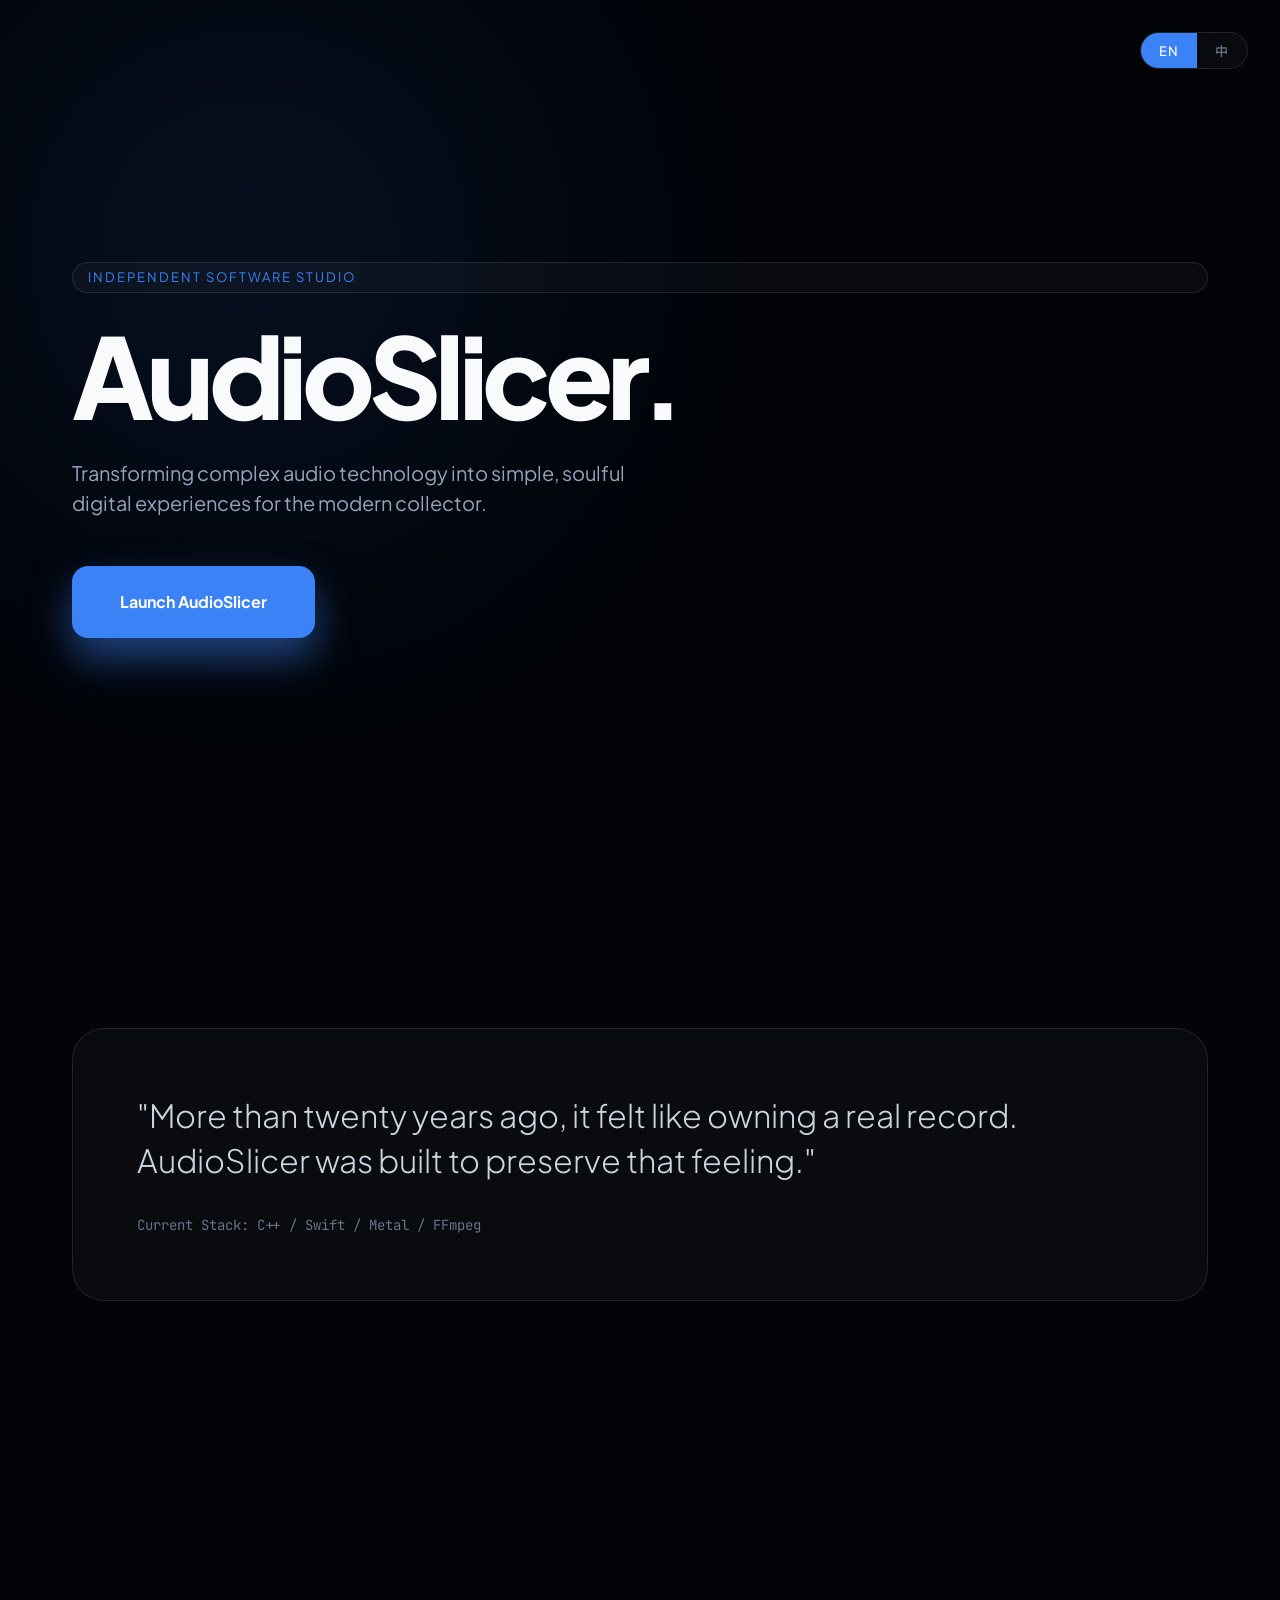
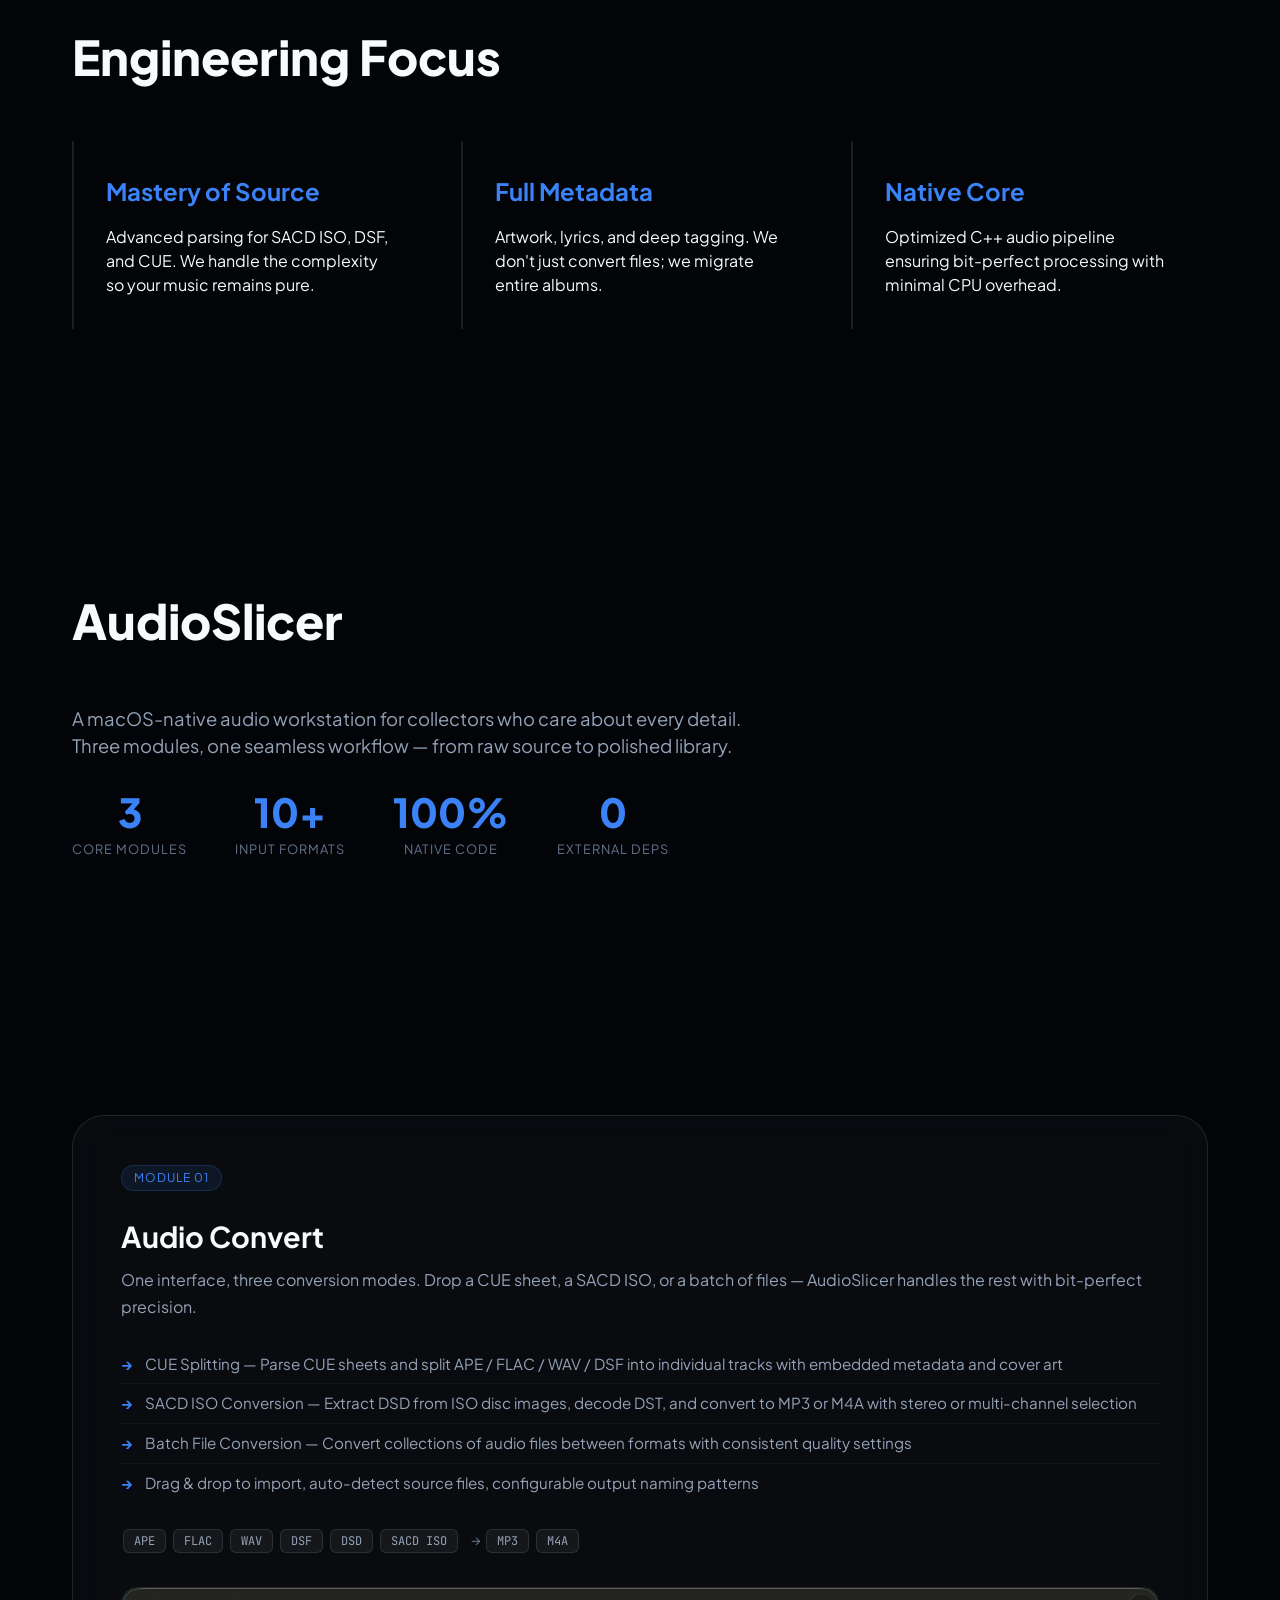
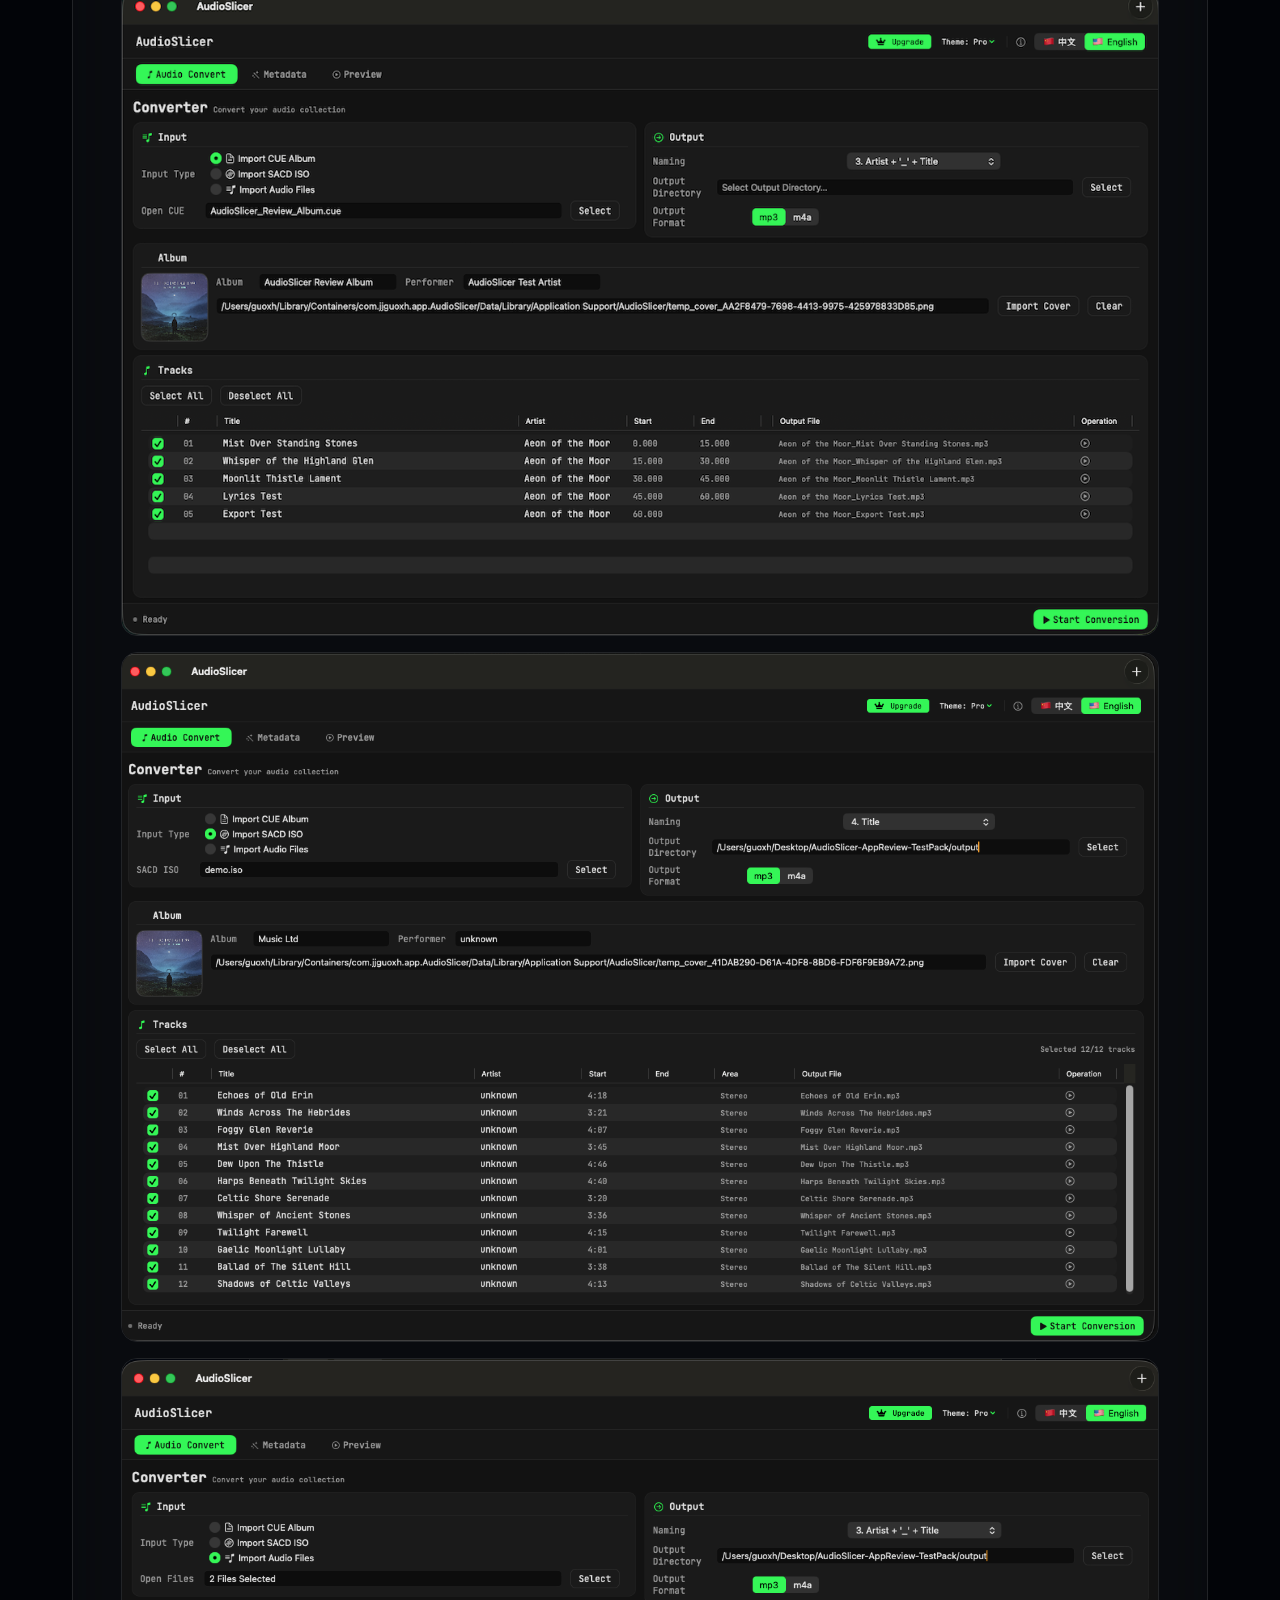
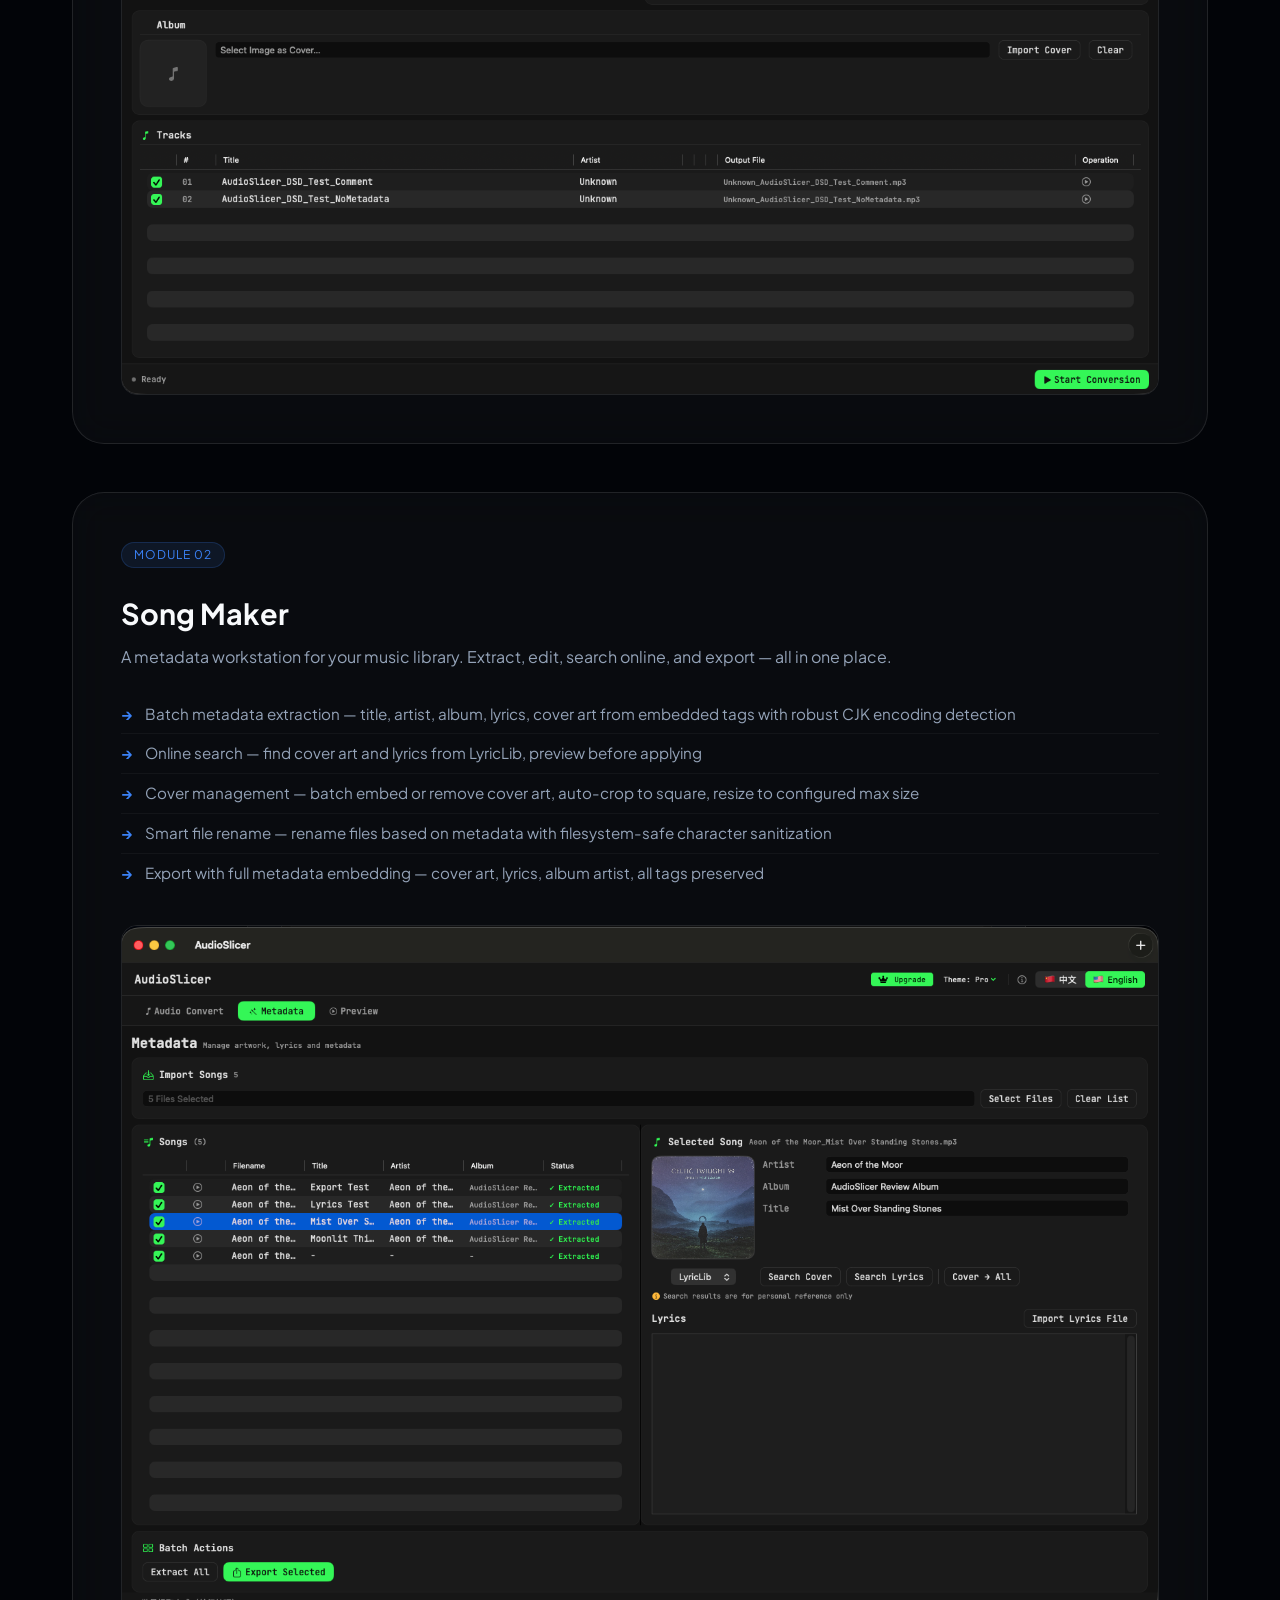
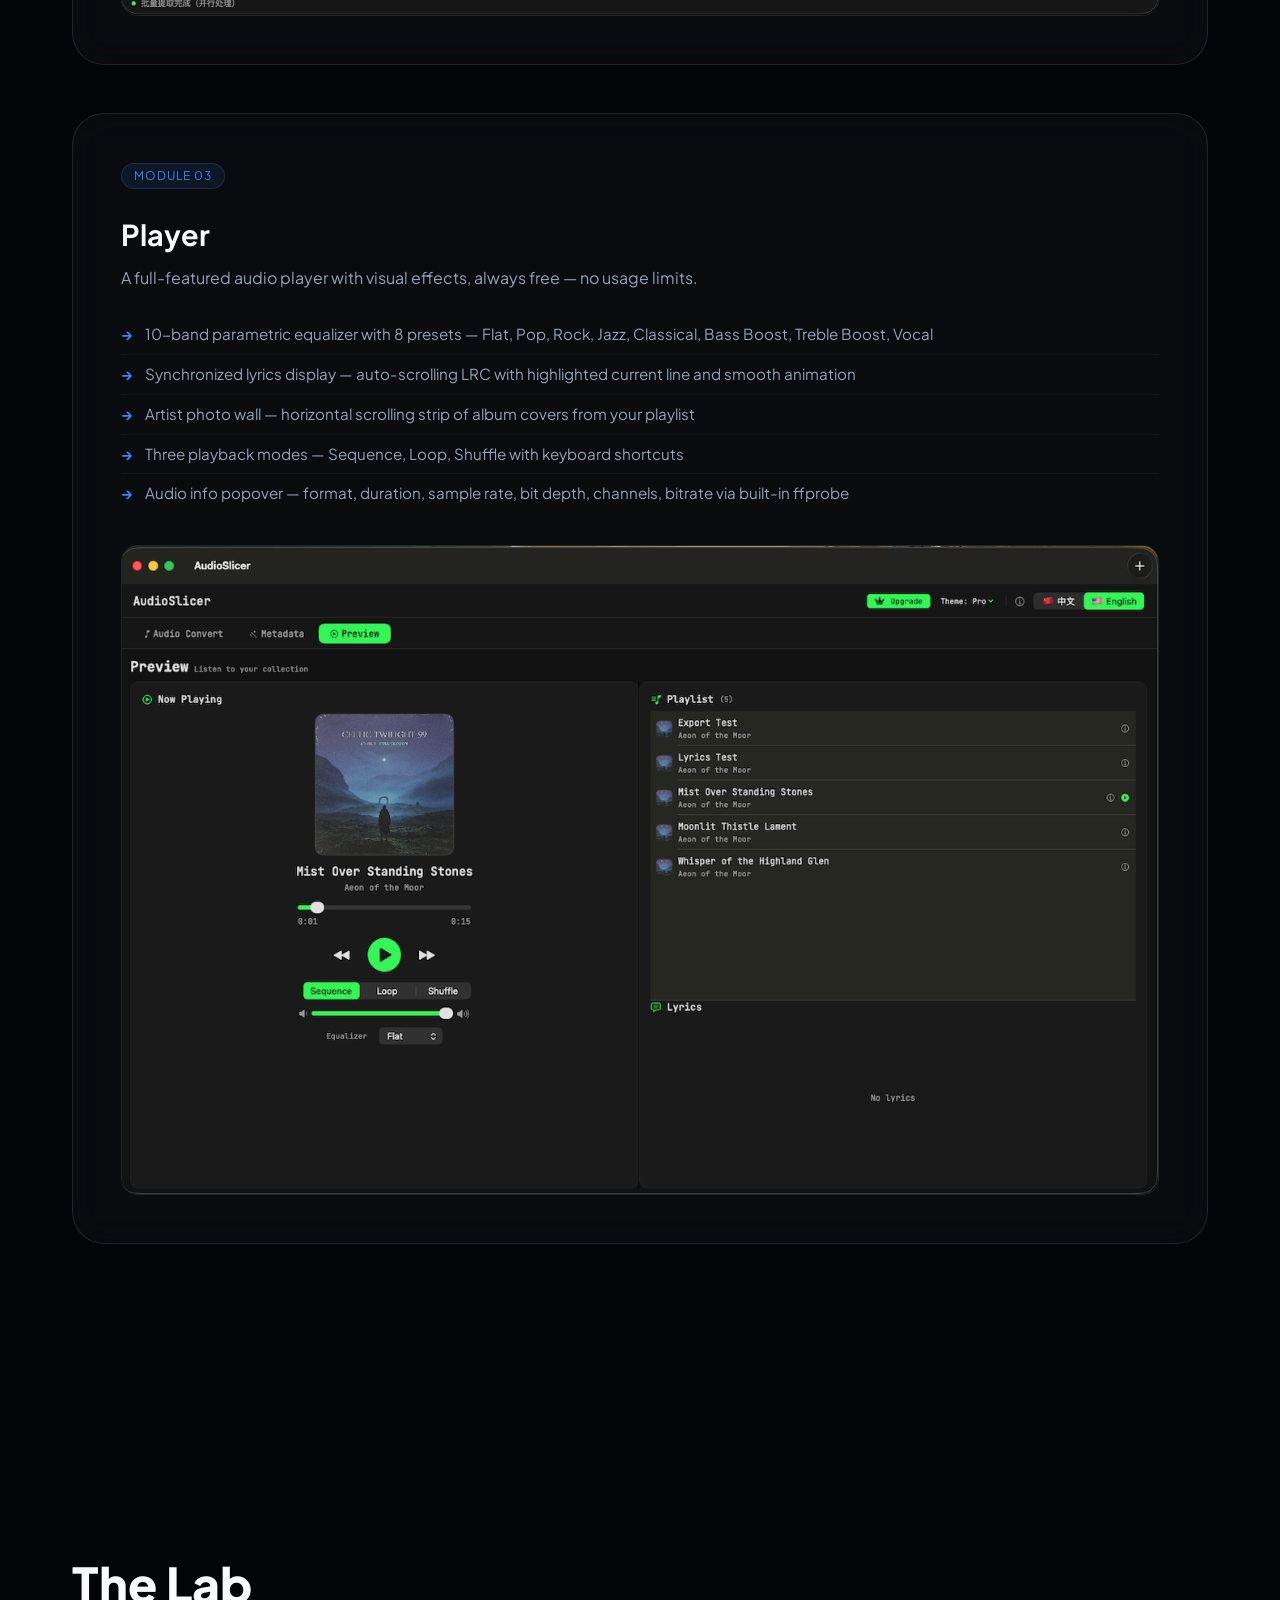
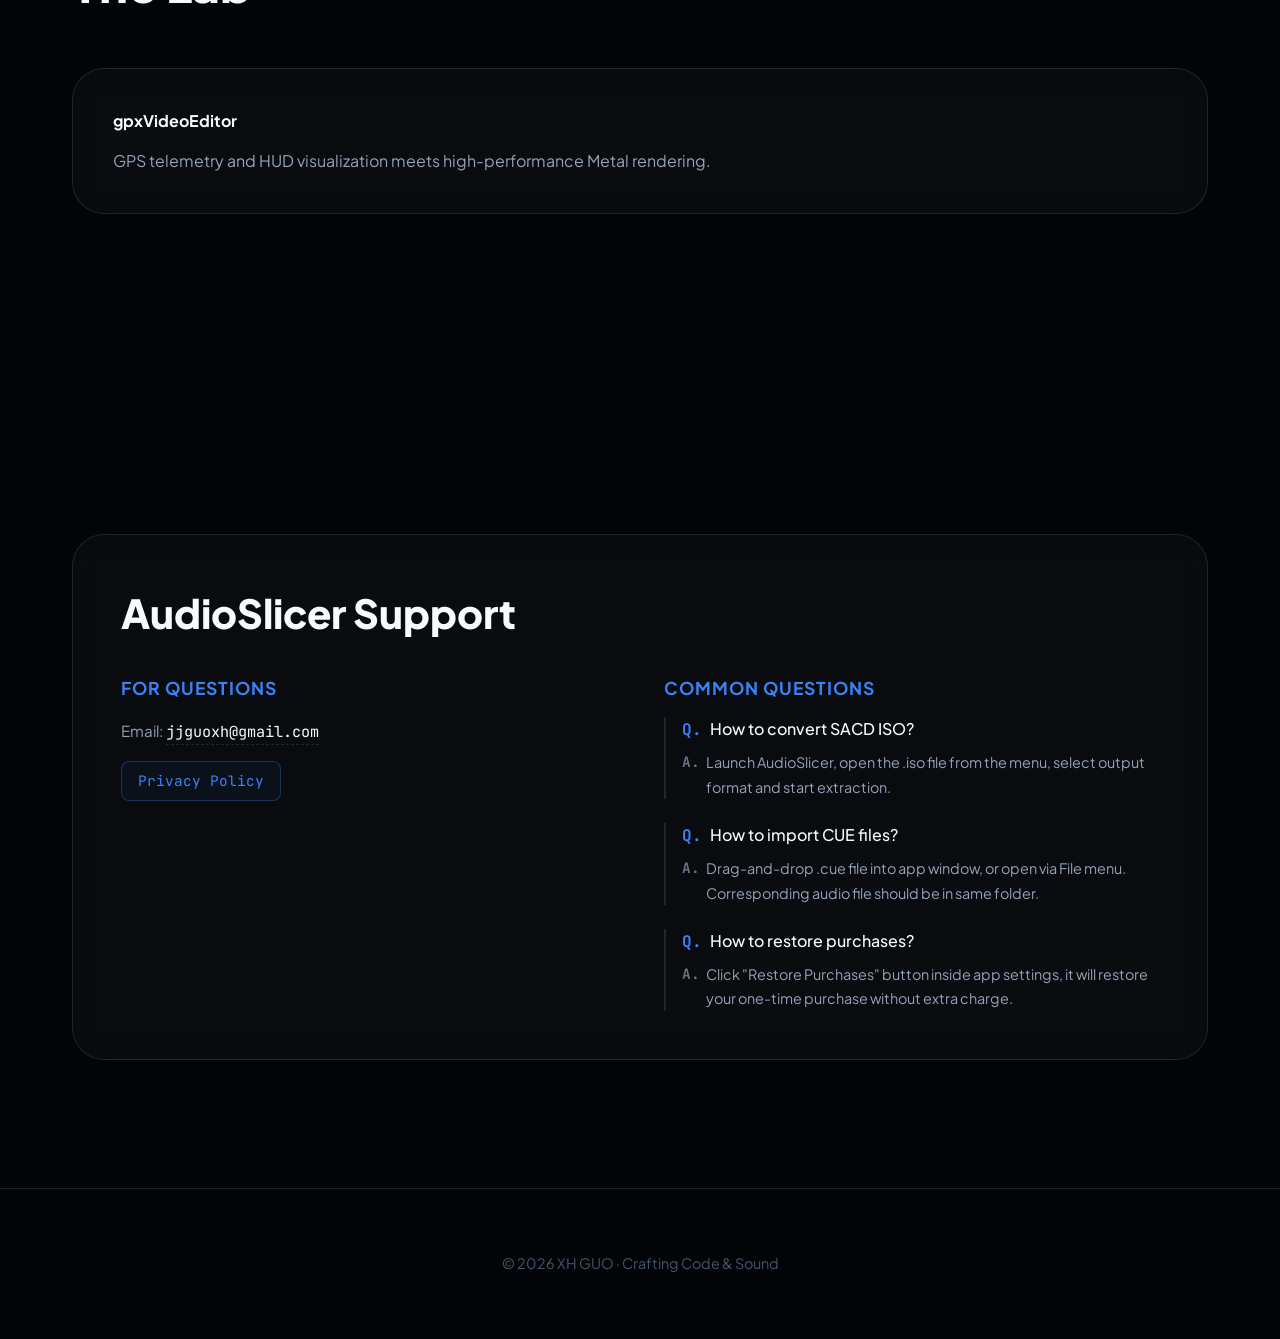
<file: index.html>
<!DOCTYPE html>
<html lang="en">
<head>
    <meta charset="UTF-8">
    <meta name="viewport" content="width=device-width, initial-scale=1.0">
    <title>AudioSlicer | macOS Native Audio Converter & Music Workstation</title>
    <meta name="description" content="AudioSlicer is a native macOS audio tool for music collectors. CUE splitting, SACD‑ISO DSD extraction, metadata editing, audio player. Process FLAC, APE, DSF, SACD‑ISO, output MP3 / M4A.">
    <meta name="keywords" content="macOS audio converter, CUE splitter, SACD ISO extract DSD, DSF, FLAC APE split, music metadata editor, mac audio player, lossless audio">
    <meta name="robots" content="index,follow">
    <link rel="canonical" href="https://audioslicer.jjguoxh.workers.dev">

    <!-- Open Graph / Social Preview -->
    <meta property="og:type" content="website">
    <meta property="og:url" content="https://audioslicer.jjguoxh.workers.dev">
    <meta property="og:title" content="AudioSlicer | macOS Native Audio Workstation">
    <meta property="og:description" content="Native macOS app for lossless audio: CUE split, SACD‑ISO DSD extract, metadata editor, built‑in player for music collectors.">
    <meta property="og:site_name" content="AudioSlicer">

    <!-- X / Twitter Card -->
    <meta name="twitter:card" content="summary_large_image">
    <meta name="twitter:title" content="AudioSlicer | macOS Native Audio Workstation">
    <meta name="twitter:description" content="Native macOS app for lossless audio: CUE split, SACD‑ISO DSD extract, metadata editor, built‑in player for music collectors.">

    <link href="https://fonts.googleapis.com/css2?family=Plus+Jakarta+Sans:wght@300;500;800&family=JetBrains+Mono&family=Noto+Sans+SC:wght@300;500;800&display=swap" rel="stylesheet">
    <style>
        :root {
            --bg: #020408;
            --accent: #3b82f6;
            --accent-glow: rgba(59, 130, 246, 0.5);
            --text: #f8fafc;
            --glass: rgba(255, 255, 255, 0.03);
            --border: rgba(255, 255, 255, 0.1);
        }

        * { margin: 0; padding: 0; box-sizing: border-box; }
        body {
            background: var(--bg);
            color: var(--text);
            font-family: 'Plus Jakarta Sans', 'Noto Sans SC', sans-serif;
            overflow-x: hidden;
            line-height: 1.5;
        }

        /* Language Switcher */
        .lang-switch {
            position: fixed;
            top: 2rem;
            right: 2rem;
            z-index: 100;
            display: flex;
            gap: 0;
            background: var(--glass);
            backdrop-filter: blur(20px);
            border: 1px solid var(--border);
            border-radius: 100px;
            overflow: hidden;
        }
        .lang-btn {
            padding: 8px 18px;
            background: transparent;
            color: #64748b;
            border: none;
            cursor: pointer;
            font-family: 'Plus Jakarta Sans', 'Noto Sans SC', sans-serif;
            font-size: 13px;
            font-weight: 500;
            letter-spacing: 1px;
            transition: 0.3s;
        }
        .lang-btn:hover { color: var(--text); }
        .lang-btn.active {
            background: var(--accent);
            color: white;
        }

        /* 动态背景光晕 */
        .blob {
            position: fixed;
            width: 500px;
            height: 500px;
            background: var(--accent);
            filter: blur(150px);
            border-radius: 50%;
            z-index: -1;
            opacity: 0.15;
            animation: move 20s infinite alternate;
        }

        @keyframes move {
            from { transform: translate(-10%, -10%); }
            to { transform: translate(100%, 50%); }
        }

        .container { max-width: 1200px; margin: 0 auto; padding: 0 2rem; }

        /* Hero Section */
        header { min-height: 100vh; display: flex; flex-direction: column; justify-content: center; position: relative; }
        
        .badge {
            display: inline-block;
            padding: 5px 15px;
            background: var(--glass);
            border: 1px solid var(--border);
            border-radius: 100px;
            font-size: 13px;
            letter-spacing: 2px;
            color: var(--accent);
            margin-bottom: 2rem;
            text-transform: uppercase;
        }

        h1 {
            font-size: clamp(3rem, 10vw, 7rem);
            line-height: 0.9;
            font-weight: 800;
            margin-bottom: 2rem;
            letter-spacing: -0.05em;
        }

        h1 span {
            display: block;
            background: linear-gradient(90deg, #fff, var(--accent));
            -webkit-background-clip: text;
            -webkit-text-fill-color: transparent;
        }

        .hero-p { font-size: 1.25rem; color: #94a3b8; max-width: 600px; margin-bottom: 3rem; }

        /* AudioSlicer Detail Card */
        .glass-card {
            background: var(--glass);
            backdrop-filter: blur(20px);
            border: 1px solid var(--border);
            border-radius: 32px;
            padding: 4rem;
            margin-bottom: 4rem;
        }

        .grid { display: grid; grid-template-columns: repeat(auto-fit, minmax(300px, 1fr)); gap: 2rem; }

        .feature-item { padding: 2rem; border-left: 2px solid var(--border); transition: 0.3s; }
        .feature-item:hover { border-left-color: var(--accent); background: rgba(255,255,255,0.02); }
        .feature-item h4 { font-size: 1.5rem; margin-bottom: 1rem; color: var(--accent); }

        .quote-vibe {
            font-size: 2rem;
            font-weight: 300;
            line-height: 1.4;
            color: #cbd5e1;
            margin-bottom: 2rem;
        }

        /* Tech Tags */
        .mono { font-family: 'JetBrains Mono', monospace; font-size: 14px; color: #64748b; }

        .btn-primary {
            display: inline-block;
            padding: 1.5rem 3rem;
            background: var(--accent);
            color: white;
            text-decoration: none;
            border-radius: 16px;
            font-weight: bold;
            box-shadow: 0 20px 40px var(--accent-glow);
            transition: 0.3s;
        }
        .btn-primary:hover { transform: translateY(-5px); box-shadow: 0 30px 60px var(--accent-glow); }

        section { padding: 8rem 0; }
        h3 { font-size: 3rem; margin-bottom: 3rem; font-weight: 800; }

        footer { padding: 4rem; text-align: center; border-top: 1px solid var(--border); color: #475569; font-size: 0.9rem; }

        .screenshot-images {
            width: 100%;
            margin-top: 2rem;
            display: flex;
            flex-direction: column;
            gap: 1rem;
        }
        .screenshot-img {
            width: 100%;
            border-radius: 16px;
            border: 1px solid var(--border);
            transition: 0.3s;
        }
        .screenshot-img:hover {
            border-color: var(--accent);
            box-shadow: 0 0 20px var(--accent-glow);
        }

        .feature-card {
            background: var(--glass);
            backdrop-filter: blur(20px);
            border: 1px solid var(--border);
            border-radius: 32px;
            padding: 3rem;
            margin-bottom: 3rem;
            transition: 0.3s;
        }
        .feature-card:hover { border-color: rgba(59, 130, 246, 0.3); }
        .feature-card h4 {
            font-size: 1.8rem;
            margin-bottom: 0.5rem;
            color: var(--text);
        }
        .feature-card .feature-tag {
            display: inline-block;
            padding: 3px 12px;
            background: rgba(59, 130, 246, 0.1);
            border: 1px solid rgba(59, 130, 246, 0.2);
            border-radius: 100px;
            font-size: 12px;
            color: var(--accent);
            margin-bottom: 1.5rem;
            letter-spacing: 1px;
            text-transform: uppercase;
        }
        .feature-card p { color: #94a3b8; line-height: 1.7; }
        .feature-card ul {
            list-style: none;
            margin-top: 1.5rem;
        }
        .feature-card ul li {
            padding: 0.5rem 0;
            color: #94a3b8;
            border-bottom: 1px solid rgba(255,255,255,0.04);
            font-size: 0.95rem;
        }
        .feature-card ul li::before {
            content: "→";
            color: var(--accent);
            margin-right: 0.75rem;
            font-weight: bold;
        }
        .feature-card ul li:last-child { border-bottom: none; }

        .format-tag {
            display: inline-block;
            padding: 2px 10px;
            background: rgba(255,255,255,0.05);
            border: 1px solid var(--border);
            border-radius: 6px;
            font-family: 'JetBrains Mono', monospace;
            font-size: 12px;
            color: #94a3b8;
            margin: 2px;
        }

        .stats-row {
            display: flex;
            gap: 3rem;
            margin-top: 2rem;
            flex-wrap: wrap;
        }
        .stat-item { text-align: center; }
        .stat-item .stat-num {
            font-size: 2.5rem;
            font-weight: 800;
            color: var(--accent);
            line-height: 1;
        }
        .stat-item .stat-label {
            font-size: 0.8rem;
            color: #64748b;
            text-transform: uppercase;
            letter-spacing: 1px;
            margin-top: 0.5rem;
        }

        /* Support Section */
        .support-card {
            background: var(--glass);
            backdrop-filter: blur(20px);
            border: 1px solid var(--border);
            border-radius: 32px;
            padding: 3rem;
        }
        .support-card h3 { font-size: 2.5rem; margin-bottom: 2rem; font-weight: 800; }
        .support-grid {
            display: grid;
            grid-template-columns: 1fr 1fr;
            gap: 3rem;
        }
        .support-block h4 {
            font-size: 1.1rem;
            color: var(--accent);
            margin-bottom: 1rem;
            letter-spacing: 1px;
            text-transform: uppercase;
        }
        .support-block p, .support-block li {
            color: #94a3b8;
            line-height: 1.8;
            font-size: 0.95rem;
        }
        .support-block .email-link {
            color: var(--text);
            text-decoration: none;
            font-family: 'JetBrains Mono', monospace;
            border-bottom: 1px dashed var(--border);
            padding-bottom: 2px;
            transition: 0.3s;
        }
        .support-block .email-link:hover { color: var(--accent); border-bottom-color: var(--accent); }
        .support-block ul { list-style: none; }
        .support-block ul li { padding: 0.3rem 0; }
        .support-block ul li::before {
            content: "→";
            color: var(--accent);
            margin-right: 0.75rem;
            font-weight: bold;
        }
        .support-block .privacy-link {
            display: inline-block;
            margin-top: 1rem;
            color: var(--accent);
            text-decoration: none;
            font-family: 'JetBrains Mono', monospace;
            font-size: 0.9rem;
            border: 1px solid rgba(59, 130, 246, 0.3);
            padding: 8px 16px;
            border-radius: 8px;
            background: rgba(59, 130, 246, 0.05);
            transition: 0.3s;
        }
        .support-block .privacy-link:hover {
            background: rgba(59, 130, 246, 0.15);
            border-color: var(--accent);
        }
        .faq-list { display: flex; flex-direction: column; gap: 1.5rem; }
        .faq-item { padding-left: 1rem; border-left: 2px solid var(--border); }
        .faq-q {
            color: var(--text);
            font-weight: 500;
            font-size: 1rem;
            margin-bottom: 0.5rem;
            position: relative;
        }
        .faq-q::before {
            content: "Q.";
            color: var(--accent);
            font-weight: bold;
            margin-right: 0.5rem;
            font-family: 'JetBrains Mono', monospace;
        }
        .faq-a {
            color: #94a3b8;
            line-height: 1.7;
            font-size: 0.9rem;
            padding-left: 1.5rem;
            position: relative;
        }
        .faq-a::before {
            content: "A.";
            color: #64748b;
            font-weight: bold;
            margin-right: 0.5rem;
            font-family: 'JetBrains Mono', monospace;
            position: absolute;
            left: 0;
        }

        @media (max-width: 768px) {
            h1 { font-size: 4rem; }
            .glass-card { padding: 2rem; }
            .feature-card { padding: 2rem; }
            .stats-row { gap: 1.5rem; }
            .lang-switch { top: 1rem; right: 1rem; }
            .support-card { padding: 2rem; }
            .support-grid { grid-template-columns: 1fr; gap: 2rem; }
        }
    </style>
</head>
<body>

<div class="blob"></div>

<!-- Language Switcher -->
<div class="lang-switch">
    <button class="lang-btn active" onclick="setLang('en')">EN</button>
    <button class="lang-btn" onclick="setLang('zh')">中</button>
</div>

<div class="container">
    <header>
    <div class="badge" data-i18n="badge"></div>
    <h1>AudioSlicer.</h1>
    <p class="hero-p" data-i18n="hero_desc"></p>
    <div>
        <a href="https://apps.apple.com/app/id6800710077?mt=12" class="btn-primary" data-i18n="btn_launch"></a>
    </div>
    </header>

    <section>
        <div class="glass-card">
            <p class="quote-vibe" data-i18n="quote"></p>
            <div class="mono">Current Stack: C++ / Swift / Metal / FFmpeg</div>
        </div>
    </section>

    <section>
        <h3 data-i18n="engineering_title"></h3>
        <div class="grid">
            <div class="feature-item">
                <h4 data-i18n="eng_source_title"></h4>
                <p data-i18n="eng_source_desc"></p>
            </div>
            <div class="feature-item">
                <h4 data-i18n="eng_meta_title"></h4>
                <p data-i18n="eng_meta_desc"></p>
            </div>
            <div class="feature-item">
                <h4 data-i18n="eng_native_title"></h4>
                <p data-i18n="eng_native_desc"></p>
            </div>
        </div>
    </section>

    <!-- AudioSlicer Feature Showcase -->
    <section>
        <h3>AudioSlicer</h3>
        <p style="color: #94a3b8; font-size: 1.15rem; max-width: 700px; margin-bottom: 2rem;" data-i18n="as_intro"></p>
        <div class="stats-row">
            <div class="stat-item">
                <div class="stat-num">3</div>
                <div class="stat-label" data-i18n="stat_modules"></div>
            </div>
            <div class="stat-item">
                <div class="stat-num">10+</div>
                <div class="stat-label" data-i18n="stat_formats"></div>
            </div>
            <div class="stat-item">
                <div class="stat-num">100%</div>
                <div class="stat-label" data-i18n="stat_native"></div>
            </div>
            <div class="stat-item">
                <div class="stat-num">0</div>
                <div class="stat-label" data-i18n="stat_deps"></div>
            </div>
        </div>
    </section>

    <!-- Module 1: Audio Convert -->
    <section>
        <div class="feature-card">
            <span class="feature-tag" data-i18n="mod01_tag"></span>
            <h4 data-i18n="mod01_title"></h4>
            <p data-i18n="mod01_desc"></p>
            <ul>
                <li data-i18n="mod01_li1"></li>
                <li data-i18n="mod01_li2"></li>
                <li data-i18n="mod01_li3"></li>
                <li data-i18n="mod01_li4"></li>
            </ul>
            <div style="margin-top: 1.5rem;">
                <span class="format-tag">APE</span>
                <span class="format-tag">FLAC</span>
                <span class="format-tag">WAV</span>
                <span class="format-tag">DSF</span>
                <span class="format-tag">DSD</span>
                <span class="format-tag">SACD ISO</span>
                <span style="color: #64748b; font-size: 0.85rem; margin-left: 0.5rem;">→</span>
                <span class="format-tag">MP3</span>
                <span class="format-tag">M4A</span>
            </div>
            <div class="screenshot-images">
                <img src="./img/opencue.png" alt="Open CUE" class="screenshot-img">
                <img src="./img/opensacd.png" alt="Open SACD" class="screenshot-img">
                <img src="./img/dsf.png" alt="Open dsf" class="screenshot-img">
            </div>
        </div>

        <div class="feature-card">
            <span class="feature-tag" data-i18n="mod02_tag"></span>
            <h4 data-i18n="mod02_title"></h4>
            <p data-i18n="mod02_desc"></p>
            <ul>
                <li data-i18n="mod02_li1"></li>
                <li data-i18n="mod02_li2"></li>
                <li data-i18n="mod02_li3"></li>
                <li data-i18n="mod02_li4"></li>
                <li data-i18n="mod02_li5"></li>
            </ul>
            <div class="screenshot-images">
                <img src="./img/metadata.png" alt="Metadata" class="screenshot-img">
            </div>
        </div>

        <div class="feature-card">
            <span class="feature-tag" data-i18n="mod03_tag"></span>
            <h4 data-i18n="mod03_title"></h4>
            <p data-i18n="mod03_desc"></p>
            <ul>
                <li data-i18n="mod03_li1"></li>
                <li data-i18n="mod03_li2"></li>
                <li data-i18n="mod03_li3"></li>
                <li data-i18n="mod03_li4"></li>
                <li data-i18n="mod03_li5"></li>
            </ul>
            <div class="screenshot-images">
                <img src="./img/preview.png" alt="Preview" class="screenshot-img">
            </div>
        </div>
    </section>

    <section>
        <h3 data-i18n="lab_title"></h3>
        <div class="grid">
            <div class="glass-card" style="padding: 2.5rem;">
                <h4><a href="https://gpx-video-editor-home.vercel.app/" target="_blank" style="color: var(--text); text-decoration: none; transition: 0.3s;" onmouseover="this.style.color='var(--accent)'" onmouseout="this.style.color='var(--text)'">gpxVideoEditor</a></h4>
                <p style="color: #94a3b8; margin-top: 1rem;" data-i18n="lab_gpx_desc"></p>
            </div>
        </div>
    </section>

    <!-- AudioSlicer Support -->
    <section>
        <div class="support-card">
            <h3 data-i18n="support_title"></h3>
            <div class="support-grid">
                <div class="support-block">
                    <h4 data-i18n="support_contact_title"></h4>
                    <p>
                        <span data-i18n="support_email_label"></span>
                        <a href="mailto:jjguoxh@gmail.com" class="email-link">jjguoxh@gmail.com</a>
                    </p>
                    <a href="https://audioslicer.jjguoxh.workers.dev/privacy.html" target="_blank" class="privacy-link" data-i18n="support_privacy"></a>
                </div>
                <div class="support-block">
                    <h4 data-i18n="support_faq_title"></h4>
                    <div class="faq-list">
                        <div class="faq-item">
                            <div class="faq-q" data-i18n="support_faq_q1"></div>
                            <div class="faq-a" data-i18n="support_faq_a1"></div>
                        </div>
                        <div class="faq-item">
                            <div class="faq-q" data-i18n="support_faq_q2"></div>
                            <div class="faq-a" data-i18n="support_faq_a2"></div>
                        </div>
                        <div class="faq-item">
                            <div class="faq-q" data-i18n="support_faq_q3"></div>
                            <div class="faq-a" data-i18n="support_faq_a3"></div>
                        </div>
                    </div>
                </div>
            </div>
        </div>
    </section>
</div>

<footer data-i18n="footer"></footer>

<script>
const i18n = {
    en: {
        badge: "Independent Software Studio",
        hero_desc: "Transforming complex audio technology into simple, soulful digital experiences for the modern collector.",
        btn_launch: "Launch AudioSlicer",
        quote: "\"More than twenty years ago, it felt like owning a real record. AudioSlicer was built to preserve that feeling.\"",
        engineering_title: "Engineering Focus",
        eng_source_title: "Mastery of Source",
        eng_source_desc: "Advanced parsing for SACD ISO, DSF, and CUE. We handle the complexity so your music remains pure.",
        eng_meta_title: "Full Metadata",
        eng_meta_desc: "Artwork, lyrics, and deep tagging. We don't just convert files; we migrate entire albums.",
        eng_native_title: "Native Core",
        eng_native_desc: "Optimized C++ audio pipeline ensuring bit-perfect processing with minimal CPU overhead.",
        as_intro: "A macOS-native audio workstation for collectors who care about every detail. Three modules, one seamless workflow — from raw source to polished library.",
        stat_modules: "Core Modules",
        stat_formats: "Input Formats",
        stat_native: "Native Code",
        stat_deps: "External Deps",
        mod01_tag: "Module 01",
        mod01_title: "Audio Convert",
        mod01_desc: "One interface, three conversion modes. Drop a CUE sheet, a SACD ISO, or a batch of files — AudioSlicer handles the rest with bit-perfect precision.",
        mod01_li1: "CUE Splitting — Parse CUE sheets and split APE / FLAC / WAV / DSF into individual tracks with embedded metadata and cover art",
        mod01_li2: "SACD ISO Conversion — Extract DSD from ISO disc images, decode DST, and convert to MP3 or M4A with stereo or multi-channel selection",
        mod01_li3: "Batch File Conversion — Convert collections of audio files between formats with consistent quality settings",
        mod01_li4: "Drag & drop to import, auto-detect source files, configurable output naming patterns",
        mod01_ss: "Screenshot: Audio Convert — CUE Splitting",
        mod02_tag: "Module 02",
        mod02_title: "Song Maker",
        mod02_desc: "A metadata workstation for your music library. Extract, edit, search online, and export — all in one place.",
        mod02_li1: "Batch metadata extraction — title, artist, album, lyrics, cover art from embedded tags with robust CJK encoding detection",
        mod02_li2: "Online search — find cover art and lyrics from LyricLib, preview before applying",
        mod02_li3: "Cover management — batch embed or remove cover art, auto-crop to square, resize to configured max size",
        mod02_li4: "Smart file rename — rename files based on metadata with filesystem-safe character sanitization",
        mod02_li5: "Export with full metadata embedding — cover art, lyrics, album artist, all tags preserved",
        mod03_tag: "Module 03",
        mod03_title: "Player",
        mod03_desc: "A full-featured audio player with visual effects, always free — no usage limits.",
        mod03_li1: "10-band parametric equalizer with 8 presets — Flat, Pop, Rock, Jazz, Classical, Bass Boost, Treble Boost, Vocal",
        mod03_li2: "Synchronized lyrics display — auto-scrolling LRC with highlighted current line and smooth animation",
        mod03_li3: "Artist photo wall — horizontal scrolling strip of album covers from your playlist",
        mod03_li4: "Three playback modes — Sequence, Loop, Shuffle with keyboard shortcuts",
        mod03_li5: "Audio info popover — format, duration, sample rate, bit depth, channels, bitrate via built-in ffprobe",
        mod03_ss: "Screenshot: Player — EQ & Lyrics",
        lab_title: "The Lab",
        lab_gpx_desc: "GPS telemetry and HUD visualization meets high-performance Metal rendering.",
        support_title: "AudioSlicer Support",
        support_contact_title: "For Questions",
        support_email_label: "Email: ",
        support_privacy: "Privacy Policy",
        support_faq_title: "Common Questions",
        support_faq_q1: "How to convert SACD ISO?",
        support_faq_a1: "Launch AudioSlicer, open the .iso file from the menu, select output format and start extraction.",
        support_faq_q2: "How to import CUE files?",
        support_faq_a2: "Drag-and-drop .cue file into app window, or open via File menu. Corresponding audio file should be in same folder.",
        support_faq_q3: "How to restore purchases?",
        support_faq_a3: "Click \"Restore Purchases\" button inside app settings, it will restore your one-time purchase without extra charge.",
        footer: "© 2026 XH GUO · Crafting Code & Sound"
    },
    zh: {
        badge: "独立软件工作室",
        hero_desc: "将复杂的音频技术，转化为简洁而有灵魂的数字化体验，为现代音乐收藏家而生。",
        btn_launch: "启动 AudioSlicer",
        quote: "\"二十多年前，拥有一张实体唱片的感觉，AudioSlicer 就是为延续这份感受而生。\"",
        engineering_title: "技术方向",
        eng_source_title: "源文件掌控",
        eng_source_desc: "深度解析 SACD ISO、DSF 和 CUE，我们处理复杂性，让音乐保持纯粹。",
        eng_meta_title: "完整元数据",
        eng_meta_desc: "封面、歌词与深度标签。不只是转换格式，而是迁移整张专辑。",
        eng_native_title: "原生内核",
        eng_native_desc: "优化的 C++ 音频管线，确保比特完美处理，CPU 开销极低。",
        as_intro: "一款为注重每一个细节的收藏家打造的 macOS 原生音频工作站。三大模块，一个无缝工作流 —— 从原始音源到精致曲库。",
        stat_modules: "核心模块",
        stat_formats: "输入格式",
        stat_native: "原生代码",
        stat_deps: "外部依赖",
        mod01_tag: "模块 01",
        mod01_title: "音频转换",
        mod01_desc: "一个界面，三种转换模式。拖入 CUE 文件、SACD ISO 或一批音频文件 —— AudioSlicer 以比特完美精度完成剩余工作。",
        mod01_li1: "CUE 切割 —— 解析 CUE 文件，将 APE / FLAC / WAV / DSF 拆分为独立音轨，嵌入元数据和封面",
        mod01_li2: "SACD ISO 转换 —— 从 ISO 光盘镜像中提取 DSD，解码 DST，转换为 MP3或M4A，支持立体声或多声道选择",
        mod01_li3: "批量格式转换 —— 在多种格式间批量转换音频文件，品质设置一致",
        mod01_li4: "拖拽导入，自动识别源文件，可配置输出命名规则",
        mod01_ss: "截屏：音频转换 — CUE 切割",
        mod02_tag: "模块 02",
        mod02_title: "元数据",
        mod02_desc: "音乐库的元数据工作站。提取、编辑、在线搜索、导出 —— 一站完成。",
        mod02_li1: "批量元数据提取 —— 标题、艺术家、专辑、歌词、封面，支持健壮的 CJK 编码检测",
        mod02_li2: "在线搜索 —— 从 LyricLib，预览后应用",
        mod02_li3: "封面管理 —— 批量嵌入或移除封面，自动裁剪为正方形，缩放到配置的最大尺寸",
        mod02_li4: "智能重命名 —— 根据元数据重命名文件，自动过滤文件系统非法字符",
        mod02_li5: "完整导出 —— 嵌入封面、歌词、专辑艺术家等所有标签",
        mod03_tag: "模块 03",
        mod03_title: "播放器",
        mod03_desc: "功能完整的音频播放器，带视觉效果，永久免费 —— 无使用限制。",
        mod03_li1: "10 段参数均衡器，8 种预设 —— 平坦、流行、摇滚、爵士、古典、低音增强、高音增强、人声",
        mod03_li2: "同步歌词显示 —— LRC 自动滚动，当前行高亮，流畅动画",
        mod03_li3: "艺人照片墙 —— 播放列表中专辑封面的水平滚动条",
        mod03_li4: "三种播放模式 —— 顺序、循环、随机，支持键盘快捷键",
        mod03_li5: "音频信息弹窗 —— 格式、时长、采样率、位深、声道、比特率，内置 ffprobe 提取",
        mod03_ss: "截屏：播放器 — 均衡器 & 歌词",
        lab_title: "实验室",
        lab_gpx_desc: "GPS 遥测与 HUD 可视化，结合高性能 Metal 渲染。",
        support_title: "AudioSlicer 支持",
        support_contact_title: "有疑问？",
        support_email_label: "邮箱：",
        support_privacy: "隐私政策",
        support_faq_title: "常见问题",
        support_faq_q1: "如何转换 SACD ISO？",
        support_faq_a1: "启动 AudioSlicer，从菜单打开 .iso 文件，选择输出格式并开始提取。",
        support_faq_q2: "如何导入 CUE 文件？",
        support_faq_a2: "将 .cue 文件拖入应用窗口，或通过「文件」菜单打开。对应的音频文件应位于同一文件夹中。",
        support_faq_q3: "如何恢复购买？",
        support_faq_a3: "在应用设置中点击「恢复购买」按钮，将免费恢复您的一次性购买，不会产生额外费用。",
        footer: "© 2026 XH GUO · 代码与声音的匠造"
    }
};

function setLang(lang) {
    document.documentElement.lang = lang;
    document.querySelectorAll('[data-i18n]').forEach(el => {
        const key = el.getAttribute('data-i18n');
        if (i18n[lang] && i18n[lang][key]) {
            el.textContent = i18n[lang][key];
        }
    });
    document.querySelectorAll('.lang-btn').forEach(btn => {
        btn.classList.toggle('active', btn.textContent.trim() === (lang === 'en' ? 'EN' : '中'));
    });
    localStorage.setItem('lang', lang);
}

// Init: restore saved language or default to English
(function() {
    const saved = localStorage.getItem('lang') || 'en';
    setLang(saved);
})();
</script>

</body>
</html>
</file>
